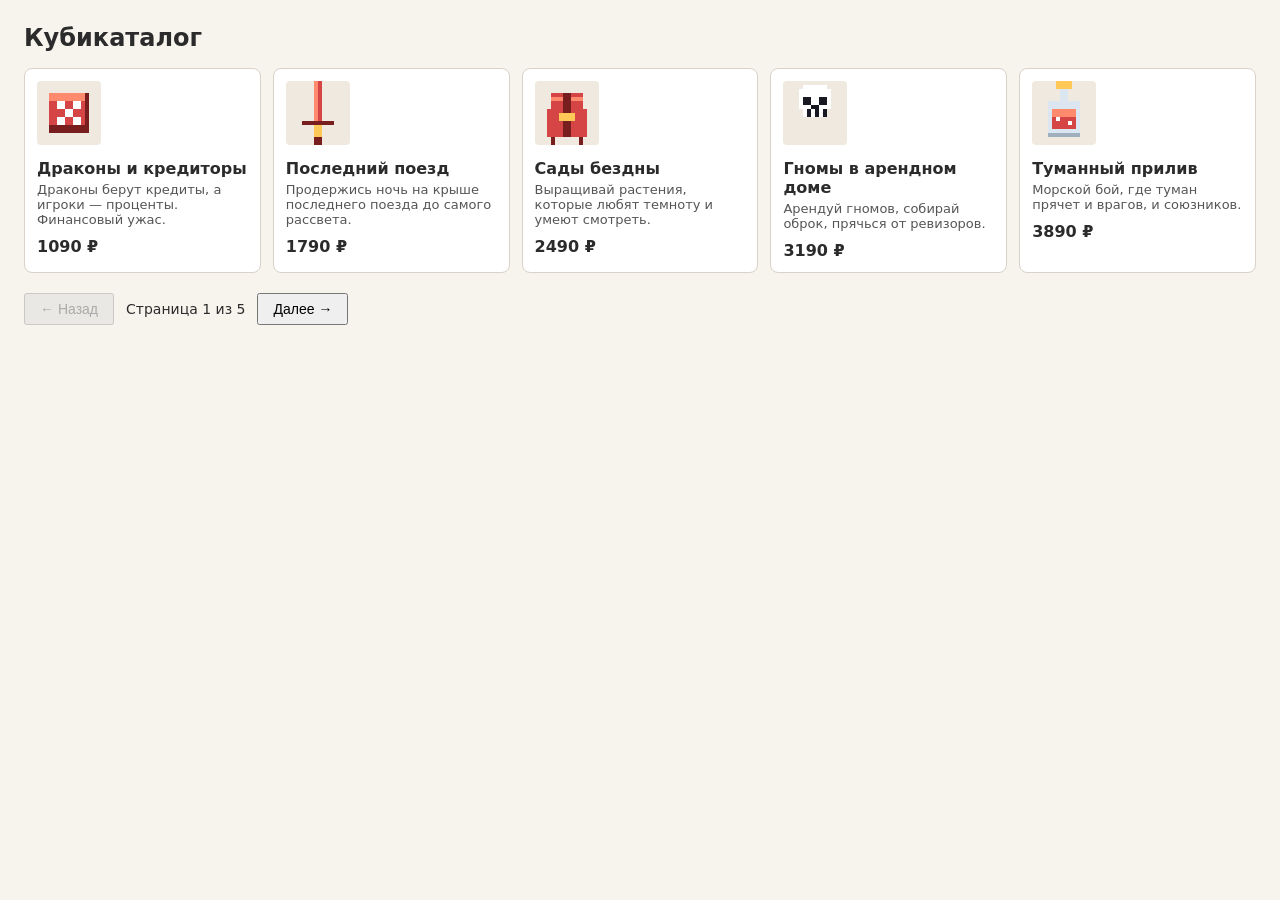
<file: autotests/examples/tabletop-catalog/reference/index.html>
<!-- Правильный вариант -->
<!doctype html>
<html lang="ru">
<head>
  <meta charset="utf-8"/>
  <title>Кубикаталог — настольные игры</title>
  <style>
    body { font-family: system-ui, sans-serif; margin: 24px; background: #f7f4ee; color: #2b2b2b; }
    h1 { font-size: 24px; }
    #catalog { display: grid; grid-template-columns: repeat(auto-fill, minmax(210px, 1fr)); gap: 12px; margin-top: 16px; }
    .game-card { background: #fff; border: 1px solid #d8d2c8; border-radius: 8px; padding: 12px; }
    .game-img { width: 64px; height: 64px; image-rendering: pixelated; background: #efe9df; border-radius: 4px; }
    .game-name { font-size: 16px; margin: 10px 0 4px; }
    .game-desc { font-size: 13px; color: #555; margin: 4px 0; }
    .game-price { font-weight: 700; margin: 10px 0 0; }
    .pager { margin-top: 20px; display: flex; gap: 12px; align-items: center; }
    .pager-btn { padding: 6px 14px; font-size: 14px; cursor: pointer; }
    .pager-btn:disabled { color: #aaa; cursor: default; }
    .page-indicator { font-size: 14px; min-width: 110px; text-align: center; }
  </style>
</head>
<body>
  <h1>Кубикаталог</h1>
  <main id="catalog"></main>
  <nav class="pager">
    <button id="prev" class="pager-btn" onclick="showPage(currentPage - 1)">← Назад</button>
    <span id="page-indicator" class="page-indicator"></span>
    <button id="next" class="pager-btn" onclick="showPage(currentPage + 1)">Далее →</button>
  </nav>
  <script>
    const GAMES = [{"name":"Драконы и кредиторы","desc":"Драконы берут кредиты, а игроки — проценты. Финансовый ужас.","price":1090,"img":"[data-uri]"},{"name":"Последний поезд","desc":"Продержись ночь на крыше последнего поезда до самого рассвета.","price":1790,"img":"[data-uri]"},{"name":"Сады бездны","desc":"Выращивай растения, которые любят темноту и умеют смотреть.","price":2490,"img":"[data-uri]"},{"name":"Гномы в арендном доме","desc":"Арендуй гномов, собирай оброк, прячься от ревизоров.","price":3190,"img":"[data-uri]"},{"name":"Туманный прилив","desc":"Морской бой, где туман прячет и врагов, и союзников.","price":3890,"img":"[data-uri]"},{"name":"Корова-метеорит","desc":"Загони корову к метеориту, пока лужайку не прожгло.","price":1490,"img":"[data-uri]"},{"name":"Штурвал","desc":"Один рулит, остальные — это погода. Нестабильно, как в жизни.","price":2190,"img":"[data-uri]"},{"name":"Бабушкины чары","desc":"Готовь зелья по бабушкиным рецептам. Рецепты неполные намеренно.","price":2890,"img":"[data-uri]"},{"name":"Неоновые рубежи","desc":"Строй кибер-империю в неоне и вечном дожде.","price":3590,"img":"[data-uri]"},{"name":"Карточный штраф","desc":"Укради карточку у банка — и не попадисься надзорнику.","price":1190,"img":"[data-uri]"},{"name":"Лес из одного дерева","desc":"Строй цивилизацию вокруг единственного дерева. Оно растёт.","price":1890,"img":"[data-uri]"},{"name":"Командир таракан","desc":"Веди колонию по вентиляции. Свет — смертельно опасен.","price":2590,"img":"[data-uri]"},{"name":"Пикник в апокалипсис","desc":"Успеть расстелить плед раньше конца света.","price":3290,"img":"[data-uri]"},{"name":"Гильдии и гонорары","desc":"Собери контору магов, поссорись из-за гонораров, спаси город.","price":3990,"img":"[data-uri]"},{"name":"Каменный договор","desc":"Торгуйся с горами: у них тоже есть интересы.","price":1590,"img":"[data-uri]"},{"name":"Орбита чая","desc":"Чайная станция на орбите: заваривай — и не перевернись.","price":2290,"img":"[data-uri]"},{"name":"Подземелье без монстра","desc":"Лабиринт, из которого исчез главный злодей. Это хуже.","price":2990,"img":"[data-uri]"},{"name":"Бухгалтерия ведьм","desc":"Принимай подношения, сдавай магию в отчёты, переживи ревизию.","price":3690,"img":"[data-uri]"},{"name":"Севернее зимы","desc":"Экспедиция, где мороз копится, а карты заканчиваются.","price":1290,"img":"[data-uri]"},{"name":"Мост из извинений","desc":"Договаривайся без выстрелов: слово здесь — оружие.","price":1990,"img":"[data-uri]"},{"name":"Смена охраны","desc":"Ночной дозор на стене. Смена короче, чем хочется.","price":2690,"img":"[data-uri]"},{"name":"Рынок на рассвете","desc":"Покупай слухи, пока город спит, продавай с наценкой.","price":3390,"img":"[data-uri]"},{"name":"Голубая шахта","desc":"Копай до голубой жилы — но не разбуди того, кто внизу.","price":4090,"img":"[data-uri]"},{"name":"Топливо для кометы","desc":"Заправь комету так, чтобы она улетела — и забрала тебя с собой.","price":1690,"img":"[data-uri]"},{"name":"Финальная партия","desc":"Игра о последней партии, в которой кто-то всегда проигрывает.","price":2390,"img":"[data-uri]"}];
    const PER_PAGE = 5;
    const TOTAL_PAGES = Math.ceil(GAMES.length / PER_PAGE);
    let currentPage = 1;

    function cardTemplate(g) {
      return `<article class="game-card">
        <img class="game-img" src="${g.img}" alt="${g.name}">
        <h2 class="game-name">${g.name}</h2>
        <p class="game-desc">${g.desc}</p>
        <p class="game-price">${g.price} ₽</p>
      </article>`;
    }

    function render() {
      const start = (currentPage - 1) * PER_PAGE;
      const items = GAMES.slice(start, start + PER_PAGE);
      document.getElementById("catalog").innerHTML = items.map(cardTemplate).join("");
      document.getElementById("page-indicator").textContent =
        "Страница " + currentPage + " из " + TOTAL_PAGES;
      document.getElementById("prev").disabled = currentPage === 1;
      document.getElementById("next").disabled = currentPage === TOTAL_PAGES;
    }

    function showPage(n) {
      currentPage = Math.min(Math.max(1, n), TOTAL_PAGES);
      render();
    }

    render();
  </script>
</body>
</html>
</file>
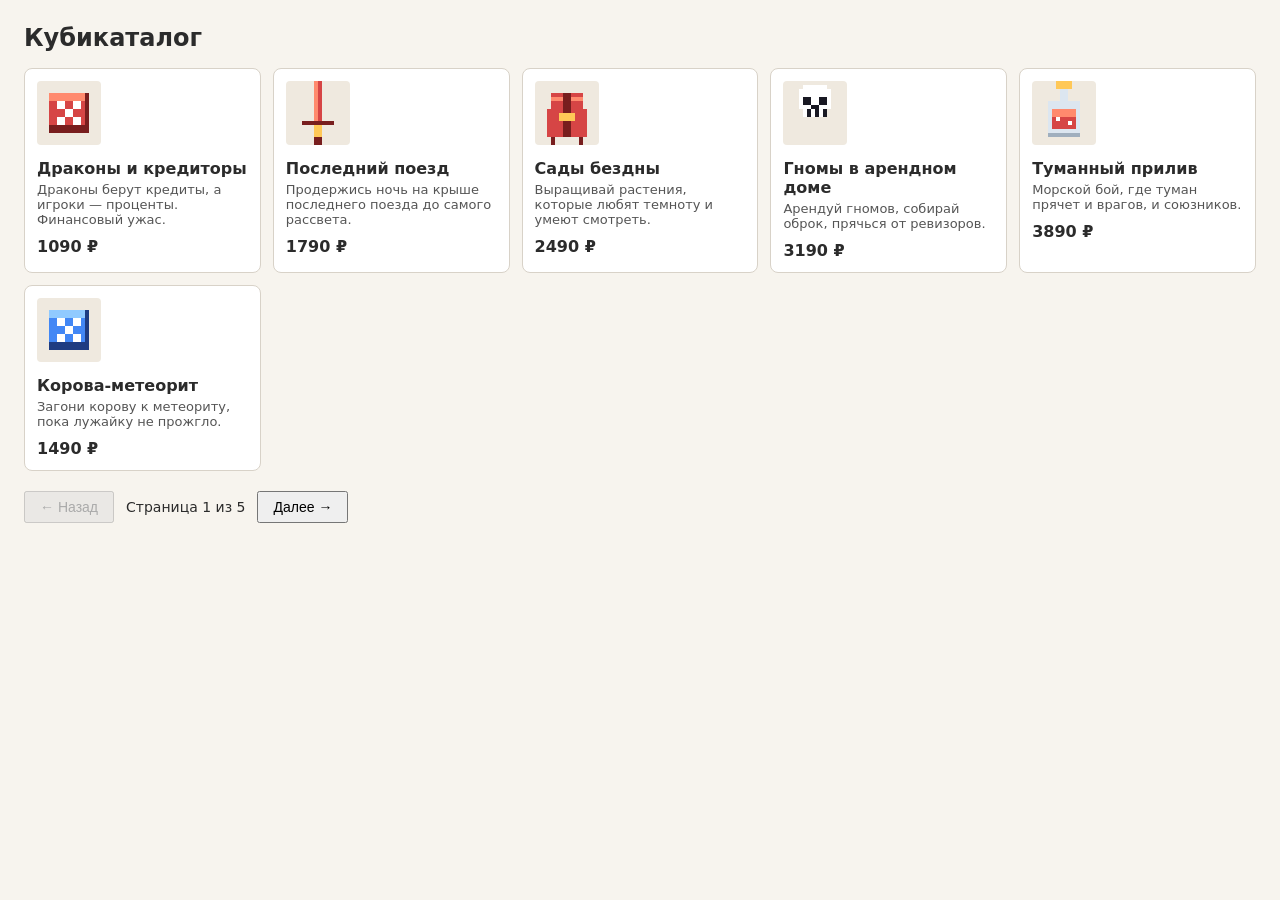
<file: autotests/examples/tabletop-catalog/testcases/2/index.html>
<!-- Дефект: на странице 6 игр вместо 5 -->
<!doctype html>
<html lang="ru">
<head>
  <meta charset="utf-8"/>
  <title>Кубикаталог — настольные игры</title>
  <style>
    body { font-family: system-ui, sans-serif; margin: 24px; background: #f7f4ee; color: #2b2b2b; }
    h1 { font-size: 24px; }
    #catalog { display: grid; grid-template-columns: repeat(auto-fill, minmax(210px, 1fr)); gap: 12px; margin-top: 16px; }
    .game-card { background: #fff; border: 1px solid #d8d2c8; border-radius: 8px; padding: 12px; }
    .game-img { width: 64px; height: 64px; image-rendering: pixelated; background: #efe9df; border-radius: 4px; }
    .game-name { font-size: 16px; margin: 10px 0 4px; }
    .game-desc { font-size: 13px; color: #555; margin: 4px 0; }
    .game-price { font-weight: 700; margin: 10px 0 0; }
    .pager { margin-top: 20px; display: flex; gap: 12px; align-items: center; }
    .pager-btn { padding: 6px 14px; font-size: 14px; cursor: pointer; }
    .pager-btn:disabled { color: #aaa; cursor: default; }
    .page-indicator { font-size: 14px; min-width: 110px; text-align: center; }
  </style>
</head>
<body>
  <h1>Кубикаталог</h1>
  <main id="catalog"></main>
  <nav class="pager">
    <button id="prev" class="pager-btn" onclick="showPage(currentPage - 1)">← Назад</button>
    <span id="page-indicator" class="page-indicator"></span>
    <button id="next" class="pager-btn" onclick="showPage(currentPage + 1)">Далее →</button>
  </nav>
  <script>
    const GAMES = [{"name":"Драконы и кредиторы","desc":"Драконы берут кредиты, а игроки — проценты. Финансовый ужас.","price":1090,"img":"[data-uri]"},{"name":"Последний поезд","desc":"Продержись ночь на крыше последнего поезда до самого рассвета.","price":1790,"img":"[data-uri]"},{"name":"Сады бездны","desc":"Выращивай растения, которые любят темноту и умеют смотреть.","price":2490,"img":"[data-uri]"},{"name":"Гномы в арендном доме","desc":"Арендуй гномов, собирай оброк, прячься от ревизоров.","price":3190,"img":"[data-uri]"},{"name":"Туманный прилив","desc":"Морской бой, где туман прячет и врагов, и союзников.","price":3890,"img":"[data-uri]"},{"name":"Корова-метеорит","desc":"Загони корову к метеориту, пока лужайку не прожгло.","price":1490,"img":"[data-uri]"},{"name":"Штурвал","desc":"Один рулит, остальные — это погода. Нестабильно, как в жизни.","price":2190,"img":"[data-uri]"},{"name":"Бабушкины чары","desc":"Готовь зелья по бабушкиным рецептам. Рецепты неполные намеренно.","price":2890,"img":"[data-uri]"},{"name":"Неоновые рубежи","desc":"Строй кибер-империю в неоне и вечном дожде.","price":3590,"img":"[data-uri]"},{"name":"Карточный штраф","desc":"Укради карточку у банка — и не попадисься надзорнику.","price":1190,"img":"[data-uri]"},{"name":"Лес из одного дерева","desc":"Строй цивилизацию вокруг единственного дерева. Оно растёт.","price":1890,"img":"[data-uri]"},{"name":"Командир таракан","desc":"Веди колонию по вентиляции. Свет — смертельно опасен.","price":2590,"img":"[data-uri]"},{"name":"Пикник в апокалипсис","desc":"Успеть расстелить плед раньше конца света.","price":3290,"img":"[data-uri]"},{"name":"Гильдии и гонорары","desc":"Собери контору магов, поссорись из-за гонораров, спаси город.","price":3990,"img":"[data-uri]"},{"name":"Каменный договор","desc":"Торгуйся с горами: у них тоже есть интересы.","price":1590,"img":"[data-uri]"},{"name":"Орбита чая","desc":"Чайная станция на орбите: заваривай — и не перевернись.","price":2290,"img":"[data-uri]"},{"name":"Подземелье без монстра","desc":"Лабиринт, из которого исчез главный злодей. Это хуже.","price":2990,"img":"[data-uri]"},{"name":"Бухгалтерия ведьм","desc":"Принимай подношения, сдавай магию в отчёты, переживи ревизию.","price":3690,"img":"[data-uri]"},{"name":"Севернее зимы","desc":"Экспедиция, где мороз копится, а карты заканчиваются.","price":1290,"img":"[data-uri]"},{"name":"Мост из извинений","desc":"Договаривайся без выстрелов: слово здесь — оружие.","price":1990,"img":"[data-uri]"},{"name":"Смена охраны","desc":"Ночной дозор на стене. Смена короче, чем хочется.","price":2690,"img":"[data-uri]"},{"name":"Рынок на рассвете","desc":"Покупай слухи, пока город спит, продавай с наценкой.","price":3390,"img":"[data-uri]"},{"name":"Голубая шахта","desc":"Копай до голубой жилы — но не разбуди того, кто внизу.","price":4090,"img":"[data-uri]"},{"name":"Топливо для кометы","desc":"Заправь комету так, чтобы она улетела — и забрала тебя с собой.","price":1690,"img":"[data-uri]"},{"name":"Финальная партия","desc":"Игра о последней партии, в которой кто-то всегда проигрывает.","price":2390,"img":"[data-uri]"}];
    const PER_PAGE = 6;
    const TOTAL_PAGES = Math.ceil(GAMES.length / PER_PAGE);
    let currentPage = 1;

    function cardTemplate(g) {
      return `<article class="game-card">
        <img class="game-img" src="${g.img}" alt="${g.name}">
        <h2 class="game-name">${g.name}</h2>
        <p class="game-desc">${g.desc}</p>
        <p class="game-price">${g.price} ₽</p>
      </article>`;
    }

    function render() {
      const start = (currentPage - 1) * PER_PAGE;
      const items = GAMES.slice(start, start + PER_PAGE);
      document.getElementById("catalog").innerHTML = items.map(cardTemplate).join("");
      document.getElementById("page-indicator").textContent =
        "Страница " + currentPage + " из " + TOTAL_PAGES;
      document.getElementById("prev").disabled = currentPage === 1;
      document.getElementById("next").disabled = currentPage === TOTAL_PAGES;
    }

    function showPage(n) {
      currentPage = Math.min(Math.max(1, n), TOTAL_PAGES);
      render();
    }

    render();
  </script>
</body>
</html>
</file>
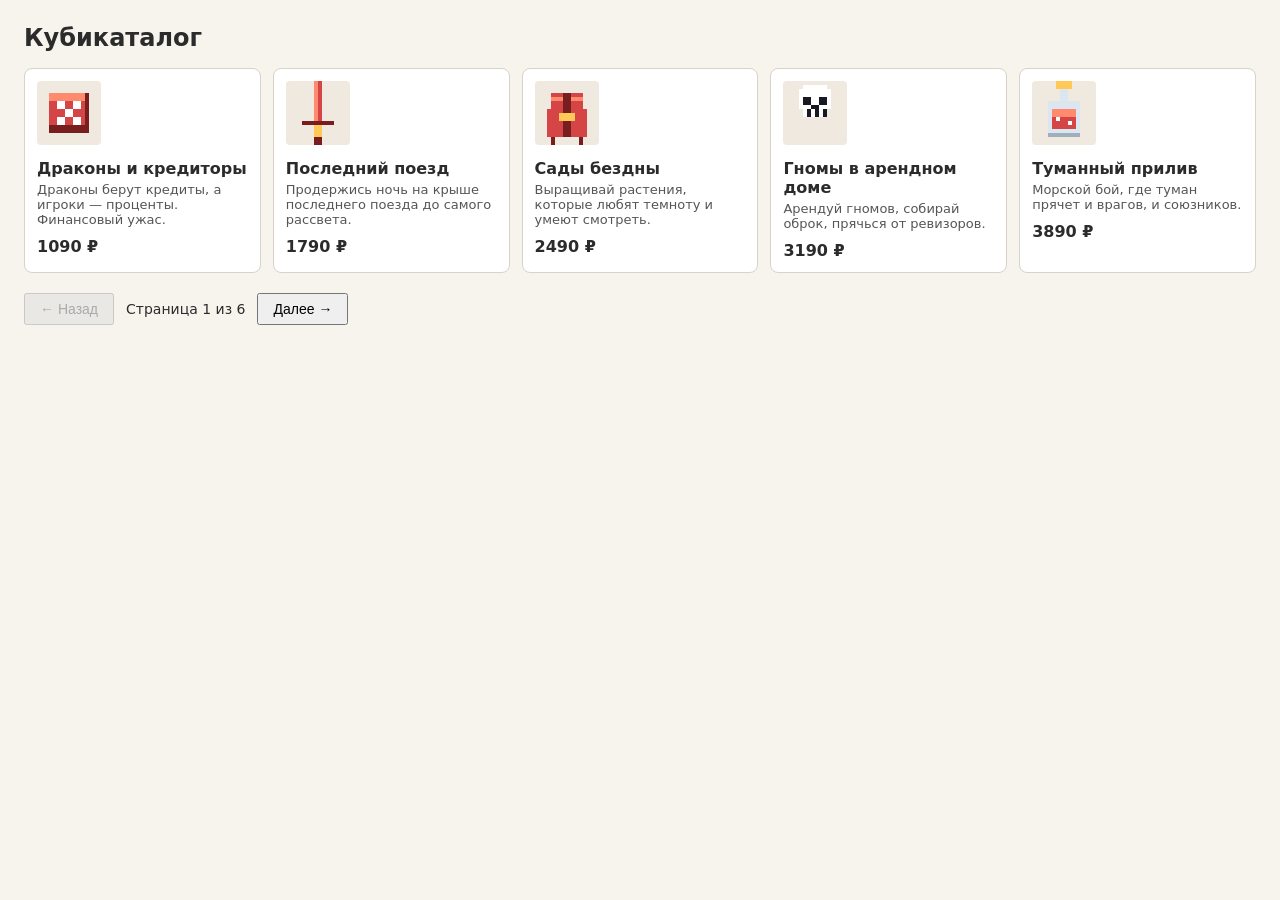
<file: autotests/examples/tabletop-catalog/testcases/3/index.html>
<!-- Дефект: неверное общее число страниц (Math.floor вместо Math.ceil) -->
<!doctype html>
<html lang="ru">
<head>
  <meta charset="utf-8"/>
  <title>Кубикаталог — настольные игры</title>
  <style>
    body { font-family: system-ui, sans-serif; margin: 24px; background: #f7f4ee; color: #2b2b2b; }
    h1 { font-size: 24px; }
    #catalog { display: grid; grid-template-columns: repeat(auto-fill, minmax(210px, 1fr)); gap: 12px; margin-top: 16px; }
    .game-card { background: #fff; border: 1px solid #d8d2c8; border-radius: 8px; padding: 12px; }
    .game-img { width: 64px; height: 64px; image-rendering: pixelated; background: #efe9df; border-radius: 4px; }
    .game-name { font-size: 16px; margin: 10px 0 4px; }
    .game-desc { font-size: 13px; color: #555; margin: 4px 0; }
    .game-price { font-weight: 700; margin: 10px 0 0; }
    .pager { margin-top: 20px; display: flex; gap: 12px; align-items: center; }
    .pager-btn { padding: 6px 14px; font-size: 14px; cursor: pointer; }
    .pager-btn:disabled { color: #aaa; cursor: default; }
    .page-indicator { font-size: 14px; min-width: 110px; text-align: center; }
  </style>
</head>
<body>
  <h1>Кубикаталог</h1>
  <main id="catalog"></main>
  <nav class="pager">
    <button id="prev" class="pager-btn" onclick="showPage(currentPage - 1)">← Назад</button>
    <span id="page-indicator" class="page-indicator"></span>
    <button id="next" class="pager-btn" onclick="showPage(currentPage + 1)">Далее →</button>
  </nav>
  <script>
    const GAMES = [{"name":"Драконы и кредиторы","desc":"Драконы берут кредиты, а игроки — проценты. Финансовый ужас.","price":1090,"img":"[data-uri]"},{"name":"Последний поезд","desc":"Продержись ночь на крыше последнего поезда до самого рассвета.","price":1790,"img":"[data-uri]"},{"name":"Сады бездны","desc":"Выращивай растения, которые любят темноту и умеют смотреть.","price":2490,"img":"[data-uri]"},{"name":"Гномы в арендном доме","desc":"Арендуй гномов, собирай оброк, прячься от ревизоров.","price":3190,"img":"[data-uri]"},{"name":"Туманный прилив","desc":"Морской бой, где туман прячет и врагов, и союзников.","price":3890,"img":"[data-uri]"},{"name":"Корова-метеорит","desc":"Загони корову к метеориту, пока лужайку не прожгло.","price":1490,"img":"[data-uri]"},{"name":"Штурвал","desc":"Один рулит, остальные — это погода. Нестабильно, как в жизни.","price":2190,"img":"[data-uri]"},{"name":"Бабушкины чары","desc":"Готовь зелья по бабушкиным рецептам. Рецепты неполные намеренно.","price":2890,"img":"[data-uri]"},{"name":"Неоновые рубежи","desc":"Строй кибер-империю в неоне и вечном дожде.","price":3590,"img":"[data-uri]"},{"name":"Карточный штраф","desc":"Укради карточку у банка — и не попадисься надзорнику.","price":1190,"img":"[data-uri]"},{"name":"Лес из одного дерева","desc":"Строй цивилизацию вокруг единственного дерева. Оно растёт.","price":1890,"img":"[data-uri]"},{"name":"Командир таракан","desc":"Веди колонию по вентиляции. Свет — смертельно опасен.","price":2590,"img":"[data-uri]"},{"name":"Пикник в апокалипсис","desc":"Успеть расстелить плед раньше конца света.","price":3290,"img":"[data-uri]"},{"name":"Гильдии и гонорары","desc":"Собери контору магов, поссорись из-за гонораров, спаси город.","price":3990,"img":"[data-uri]"},{"name":"Каменный договор","desc":"Торгуйся с горами: у них тоже есть интересы.","price":1590,"img":"[data-uri]"},{"name":"Орбита чая","desc":"Чайная станция на орбите: заваривай — и не перевернись.","price":2290,"img":"[data-uri]"},{"name":"Подземелье без монстра","desc":"Лабиринт, из которого исчез главный злодей. Это хуже.","price":2990,"img":"[data-uri]"},{"name":"Бухгалтерия ведьм","desc":"Принимай подношения, сдавай магию в отчёты, переживи ревизию.","price":3690,"img":"[data-uri]"},{"name":"Севернее зимы","desc":"Экспедиция, где мороз копится, а карты заканчиваются.","price":1290,"img":"[data-uri]"},{"name":"Мост из извинений","desc":"Договаривайся без выстрелов: слово здесь — оружие.","price":1990,"img":"[data-uri]"},{"name":"Смена охраны","desc":"Ночной дозор на стене. Смена короче, чем хочется.","price":2690,"img":"[data-uri]"},{"name":"Рынок на рассвете","desc":"Покупай слухи, пока город спит, продавай с наценкой.","price":3390,"img":"[data-uri]"},{"name":"Голубая шахта","desc":"Копай до голубой жилы — но не разбуди того, кто внизу.","price":4090,"img":"[data-uri]"},{"name":"Топливо для кометы","desc":"Заправь комету так, чтобы она улетела — и забрала тебя с собой.","price":1690,"img":"[data-uri]"},{"name":"Финальная партия","desc":"Игра о последней партии, в которой кто-то всегда проигрывает.","price":2390,"img":"[data-uri]"}];
    const PER_PAGE = 5;
    const TOTAL_PAGES = Math.floor(GAMES.length / PER_PAGE) + 1;
    let currentPage = 1;

    function cardTemplate(g) {
      return `<article class="game-card">
        <img class="game-img" src="${g.img}" alt="${g.name}">
        <h2 class="game-name">${g.name}</h2>
        <p class="game-desc">${g.desc}</p>
        <p class="game-price">${g.price} ₽</p>
      </article>`;
    }

    function render() {
      const start = (currentPage - 1) * PER_PAGE;
      const items = GAMES.slice(start, start + PER_PAGE);
      document.getElementById("catalog").innerHTML = items.map(cardTemplate).join("");
      document.getElementById("page-indicator").textContent =
        "Страница " + currentPage + " из " + TOTAL_PAGES;
      document.getElementById("prev").disabled = currentPage === 1;
      document.getElementById("next").disabled = currentPage === TOTAL_PAGES;
    }

    function showPage(n) {
      currentPage = Math.min(Math.max(1, n), TOTAL_PAGES);
      render();
    }

    render();
  </script>
</body>
</html>
</file>
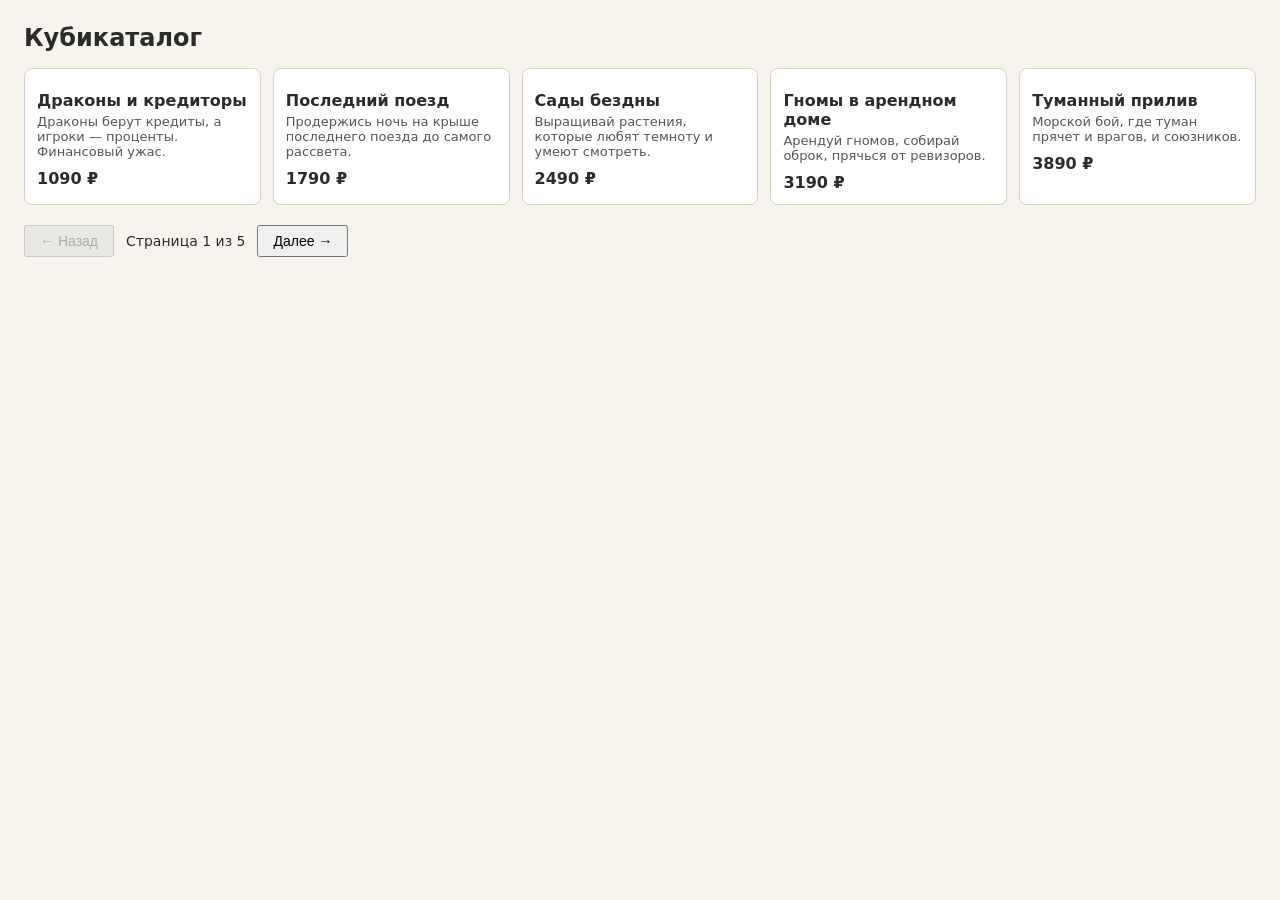
<file: autotests/examples/tabletop-catalog/testcases/4/index.html>
<!-- Дефект: у карточек не отображаются изображения -->
<!doctype html>
<html lang="ru">
<head>
  <meta charset="utf-8"/>
  <title>Кубикаталог — настольные игры</title>
  <style>
    body { font-family: system-ui, sans-serif; margin: 24px; background: #f7f4ee; color: #2b2b2b; }
    h1 { font-size: 24px; }
    #catalog { display: grid; grid-template-columns: repeat(auto-fill, minmax(210px, 1fr)); gap: 12px; margin-top: 16px; }
    .game-card { background: #fff; border: 1px solid #d8d2c8; border-radius: 8px; padding: 12px; }
    .game-img { width: 64px; height: 64px; image-rendering: pixelated; background: #efe9df; border-radius: 4px; }
    .game-name { font-size: 16px; margin: 10px 0 4px; }
    .game-desc { font-size: 13px; color: #555; margin: 4px 0; }
    .game-price { font-weight: 700; margin: 10px 0 0; }
    .pager { margin-top: 20px; display: flex; gap: 12px; align-items: center; }
    .pager-btn { padding: 6px 14px; font-size: 14px; cursor: pointer; }
    .pager-btn:disabled { color: #aaa; cursor: default; }
    .page-indicator { font-size: 14px; min-width: 110px; text-align: center; }
  </style>
</head>
<body>
  <h1>Кубикаталог</h1>
  <main id="catalog"></main>
  <nav class="pager">
    <button id="prev" class="pager-btn" onclick="showPage(currentPage - 1)">← Назад</button>
    <span id="page-indicator" class="page-indicator"></span>
    <button id="next" class="pager-btn" onclick="showPage(currentPage + 1)">Далее →</button>
  </nav>
  <script>
    const GAMES = [{"name":"Драконы и кредиторы","desc":"Драконы берут кредиты, а игроки — проценты. Финансовый ужас.","price":1090,"img":"[data-uri]"},{"name":"Последний поезд","desc":"Продержись ночь на крыше последнего поезда до самого рассвета.","price":1790,"img":"[data-uri]"},{"name":"Сады бездны","desc":"Выращивай растения, которые любят темноту и умеют смотреть.","price":2490,"img":"[data-uri]"},{"name":"Гномы в арендном доме","desc":"Арендуй гномов, собирай оброк, прячься от ревизоров.","price":3190,"img":"[data-uri]"},{"name":"Туманный прилив","desc":"Морской бой, где туман прячет и врагов, и союзников.","price":3890,"img":"[data-uri]"},{"name":"Корова-метеорит","desc":"Загони корову к метеориту, пока лужайку не прожгло.","price":1490,"img":"[data-uri]"},{"name":"Штурвал","desc":"Один рулит, остальные — это погода. Нестабильно, как в жизни.","price":2190,"img":"[data-uri]"},{"name":"Бабушкины чары","desc":"Готовь зелья по бабушкиным рецептам. Рецепты неполные намеренно.","price":2890,"img":"[data-uri]"},{"name":"Неоновые рубежи","desc":"Строй кибер-империю в неоне и вечном дожде.","price":3590,"img":"[data-uri]"},{"name":"Карточный штраф","desc":"Укради карточку у банка — и не попадисься надзорнику.","price":1190,"img":"[data-uri]"},{"name":"Лес из одного дерева","desc":"Строй цивилизацию вокруг единственного дерева. Оно растёт.","price":1890,"img":"[data-uri]"},{"name":"Командир таракан","desc":"Веди колонию по вентиляции. Свет — смертельно опасен.","price":2590,"img":"[data-uri]"},{"name":"Пикник в апокалипсис","desc":"Успеть расстелить плед раньше конца света.","price":3290,"img":"[data-uri]"},{"name":"Гильдии и гонорары","desc":"Собери контору магов, поссорись из-за гонораров, спаси город.","price":3990,"img":"[data-uri]"},{"name":"Каменный договор","desc":"Торгуйся с горами: у них тоже есть интересы.","price":1590,"img":"[data-uri]"},{"name":"Орбита чая","desc":"Чайная станция на орбите: заваривай — и не перевернись.","price":2290,"img":"[data-uri]"},{"name":"Подземелье без монстра","desc":"Лабиринт, из которого исчез главный злодей. Это хуже.","price":2990,"img":"[data-uri]"},{"name":"Бухгалтерия ведьм","desc":"Принимай подношения, сдавай магию в отчёты, переживи ревизию.","price":3690,"img":"[data-uri]"},{"name":"Севернее зимы","desc":"Экспедиция, где мороз копится, а карты заканчиваются.","price":1290,"img":"[data-uri]"},{"name":"Мост из извинений","desc":"Договаривайся без выстрелов: слово здесь — оружие.","price":1990,"img":"[data-uri]"},{"name":"Смена охраны","desc":"Ночной дозор на стене. Смена короче, чем хочется.","price":2690,"img":"[data-uri]"},{"name":"Рынок на рассвете","desc":"Покупай слухи, пока город спит, продавай с наценкой.","price":3390,"img":"[data-uri]"},{"name":"Голубая шахта","desc":"Копай до голубой жилы — но не разбуди того, кто внизу.","price":4090,"img":"[data-uri]"},{"name":"Топливо для кометы","desc":"Заправь комету так, чтобы она улетела — и забрала тебя с собой.","price":1690,"img":"[data-uri]"},{"name":"Финальная партия","desc":"Игра о последней партии, в которой кто-то всегда проигрывает.","price":2390,"img":"[data-uri]"}];
    const PER_PAGE = 5;
    const TOTAL_PAGES = Math.ceil(GAMES.length / PER_PAGE);
    let currentPage = 1;

    function cardTemplate(g) {
      return `<article class="game-card">
        <h2 class="game-name">${g.name}</h2>
        <p class="game-desc">${g.desc}</p>
        <p class="game-price">${g.price} ₽</p>
      </article>`;
    }

    function render() {
      const start = (currentPage - 1) * PER_PAGE;
      const items = GAMES.slice(start, start + PER_PAGE);
      document.getElementById("catalog").innerHTML = items.map(cardTemplate).join("");
      document.getElementById("page-indicator").textContent =
        "Страница " + currentPage + " из " + TOTAL_PAGES;
      document.getElementById("prev").disabled = currentPage === 1;
      document.getElementById("next").disabled = currentPage === TOTAL_PAGES;
    }

    function showPage(n) {
      currentPage = Math.min(Math.max(1, n), TOTAL_PAGES);
      render();
    }

    render();
  </script>
</body>
</html>
</file>
